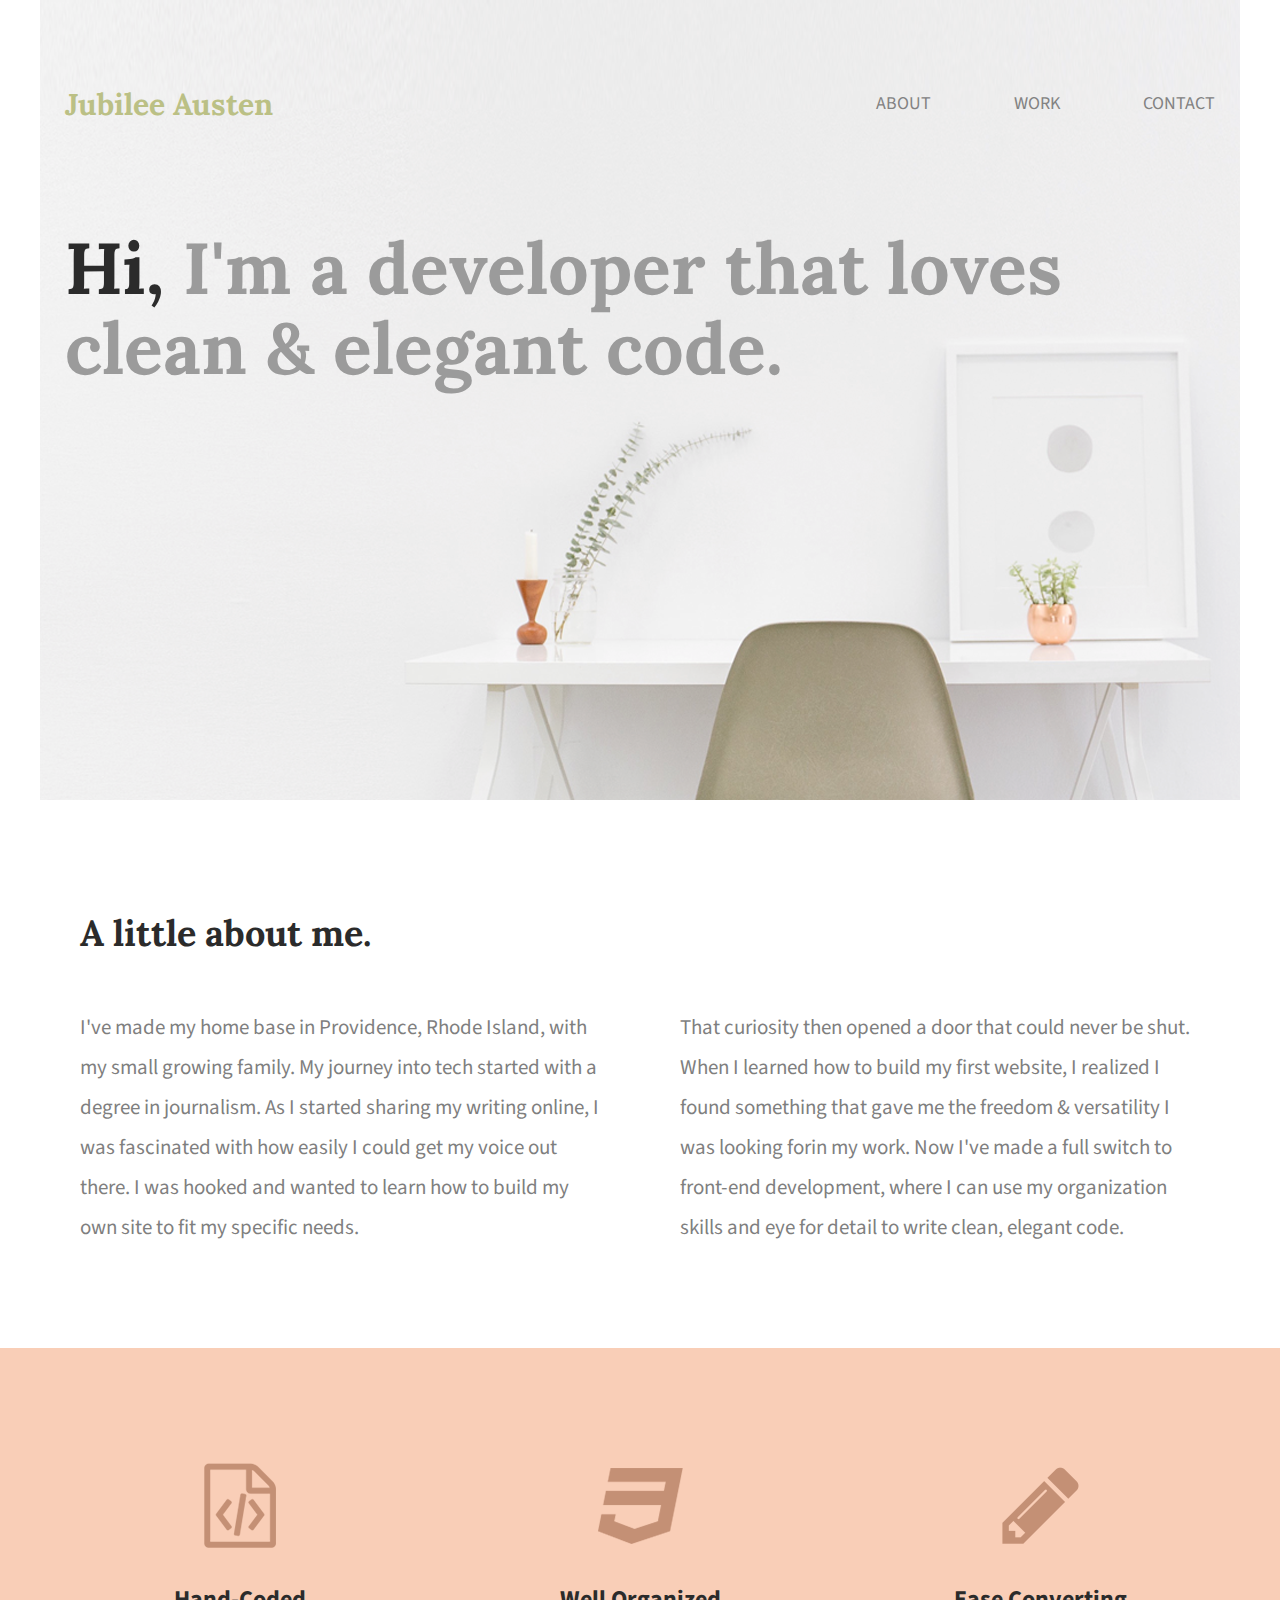
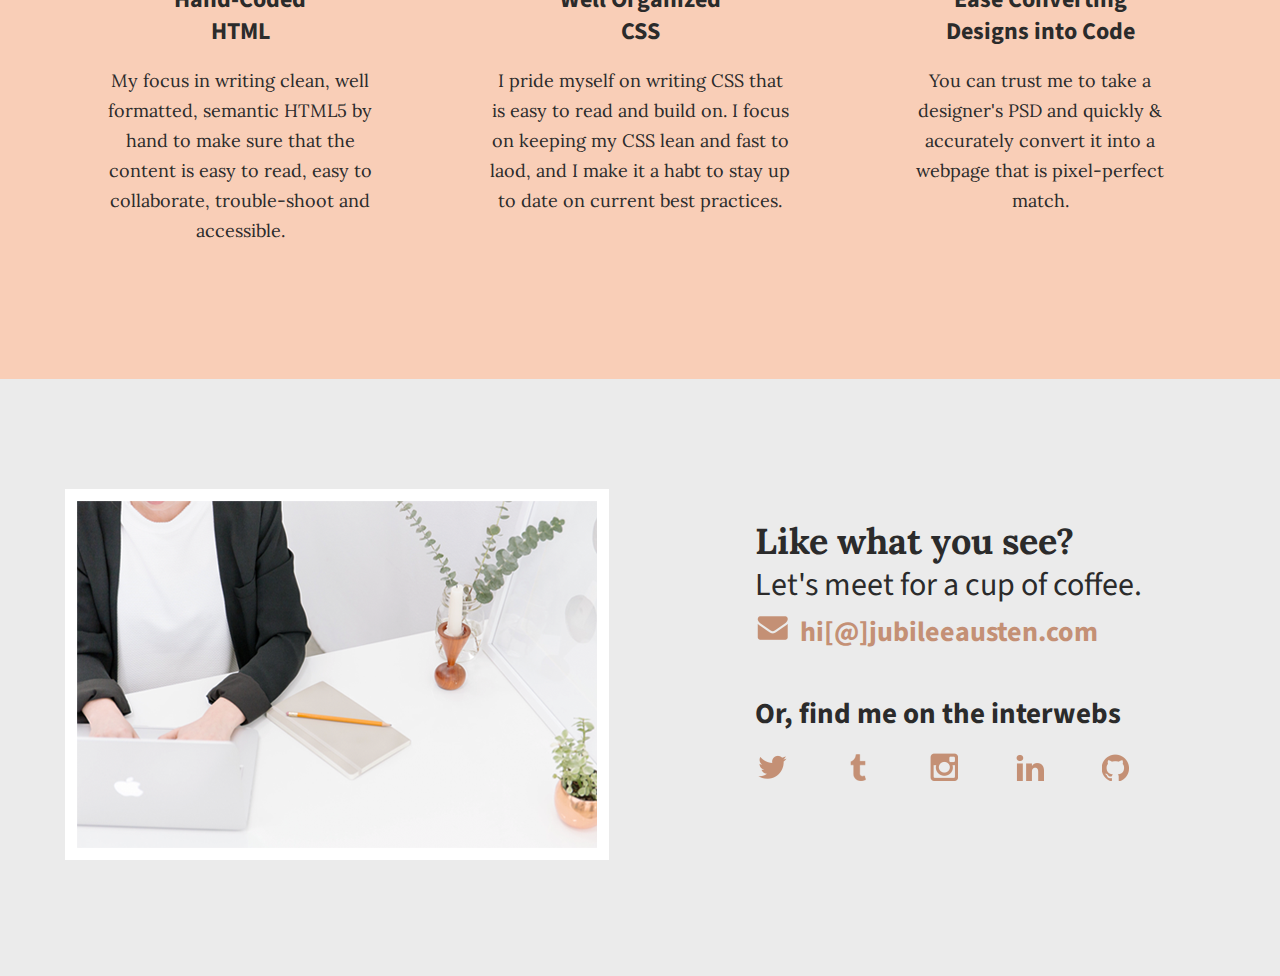
<file: projects/jubilee.html>
<!doctype html>
<html lang="en">
    <head>
        <title>Jubilee Austen | Portfolio</title>

        <!-- CSS LINKS -->
        <link rel="stylesheet" href="css/jubilee-normalize.css">
        <link rel="stylesheet" href="css/jubilee-main.css">
        <!-- GOOGLE FONTS-->
        <link href='https://fonts.googleapis.com/css?family=Source+Sans+Pro:400,700' rel='stylesheet' type='text/css'>
        <link href="https://fonts.googleapis.com/css2?family=Lora:wght@400;700&display=swap" rel="stylesheet">
    </head>
    <body>
        <header>
            <div class="full-width">
                <div class="half-width">
                    <h1>Jubilee Austen</h1>
                </div>
                <div class="half-width">
                    <nav>
                        <ul>
                            <li><a href="#about">About</a></li>
                            <li><a href="#work">Work</a></li>
                            <li><a href="#contact">Contact</a></li>
                        </ul>
                    </nav>
                </div>
                <h2><span>Hi,</span> I'm a developer that loves clean &amp; elegant code.</h2>
            </div>
        </header>
        <main>
            <!-- ABOUT SECTION -->
                <section id="about">
                    <div class="full-width">
                        <h2>A little about me.</h2>
                        <div class="half-width">
                            <p>I've made my home base in Providence, Rhode Island, with my small growing family. My journey into tech started with a degree in journalism. As I started sharing my writing online, I was fascinated with how easily I could get my voice out there. I was hooked and wanted to learn how to build my own site to fit my specific needs.</p>
                        </div>
                        <div class="half-width">
                            <p>That curiosity then opened a door that could never be shut. When I learned how to build my first website, I realized I found something that gave me the freedom & versatility I was looking forin my work. Now I've made a full switch to front-end development, where I can use my organization skills and eye for detail to write clean, elegant code.</p>
                        </div>
                    </div>
                </section>
                <!-- WORK SECTION -->
            <section id="work">
                <div class="full-width">
                    <div class="third-width">
                        <img src="img/icon-html.png" alt="html icon">
                        <h3>Hand-Coded HTML</h3>
                        <p>My focus in writing clean, well formatted, semantic HTML5 by hand to make sure that the content is easy to read, easy to collaborate, trouble-shoot and accessible.</p>
                    </div>
                    <div class="third-width">
                        <img src="img/icon-css.png" alt="css icon">
                        <h3>Well Organized CSS</h3>
                        <p>I pride myself on writing CSS that is easy to read and build on. I focus on keeping my CSS lean and fast to laod, and I make it a habt to stay up to date on current best practices.</p>
                    </div>
                    <div class="third-width">
                        <img src="img/icon-pencil.png" alt="pencil icon">
                        <h3>Ease Converting Designs into Code</h3>
                        <p>You can trust me to take a designer's PSD and quickly & accurately convert it into a webpage that is pixel-perfect match.</p>
                    </div>
                </div>
            </section>
            <!-- CONTACT SECTION -->
            <footer id="contact">
                <div class="full-width">
                    <div class="half-width">
                        <img id="contact-img" src="img/contact.png" alt="image of a woman typing on a laptop wearing a white shirt and balck blazer">
                    </div>
                    <div class="half-width">
                        <h2>Like what you see?</h2>
                        <h3 id="email-header">Let's meet for a cup of coffee.</h3>
                        <a href="#"><img id="envelope" src="img/icon-envelope.png" alt="envelope icon">hi[@]jubileeausten.com</a>
                        <h3 id="socialmedia-header"><strong>Or, find me on the interwebs</strong></h3>
                        <ul>
                            <li><a href="#"><img src="img/icon-twitter.png" alt="twitter icon"></a></li>
                            <li><a href="#"><img src="img/icon-tumblr.png" alt="tumblr icon"></a></li>
                            <li><a href="#"><img src="img/icon-instagram.png" alt="instagram icon"></a></li>
                            <li><a href="#"><img src="img/icon-linkedin.png" alt="linkedin icon"></a></li>
                            <li><a href="#"><img src="img/icon-github.png" alt="github icon"></a></li>
                        </ul>
                    </div>
                </div>
            </footer>
        </main>
    </body>
</html>
</file>
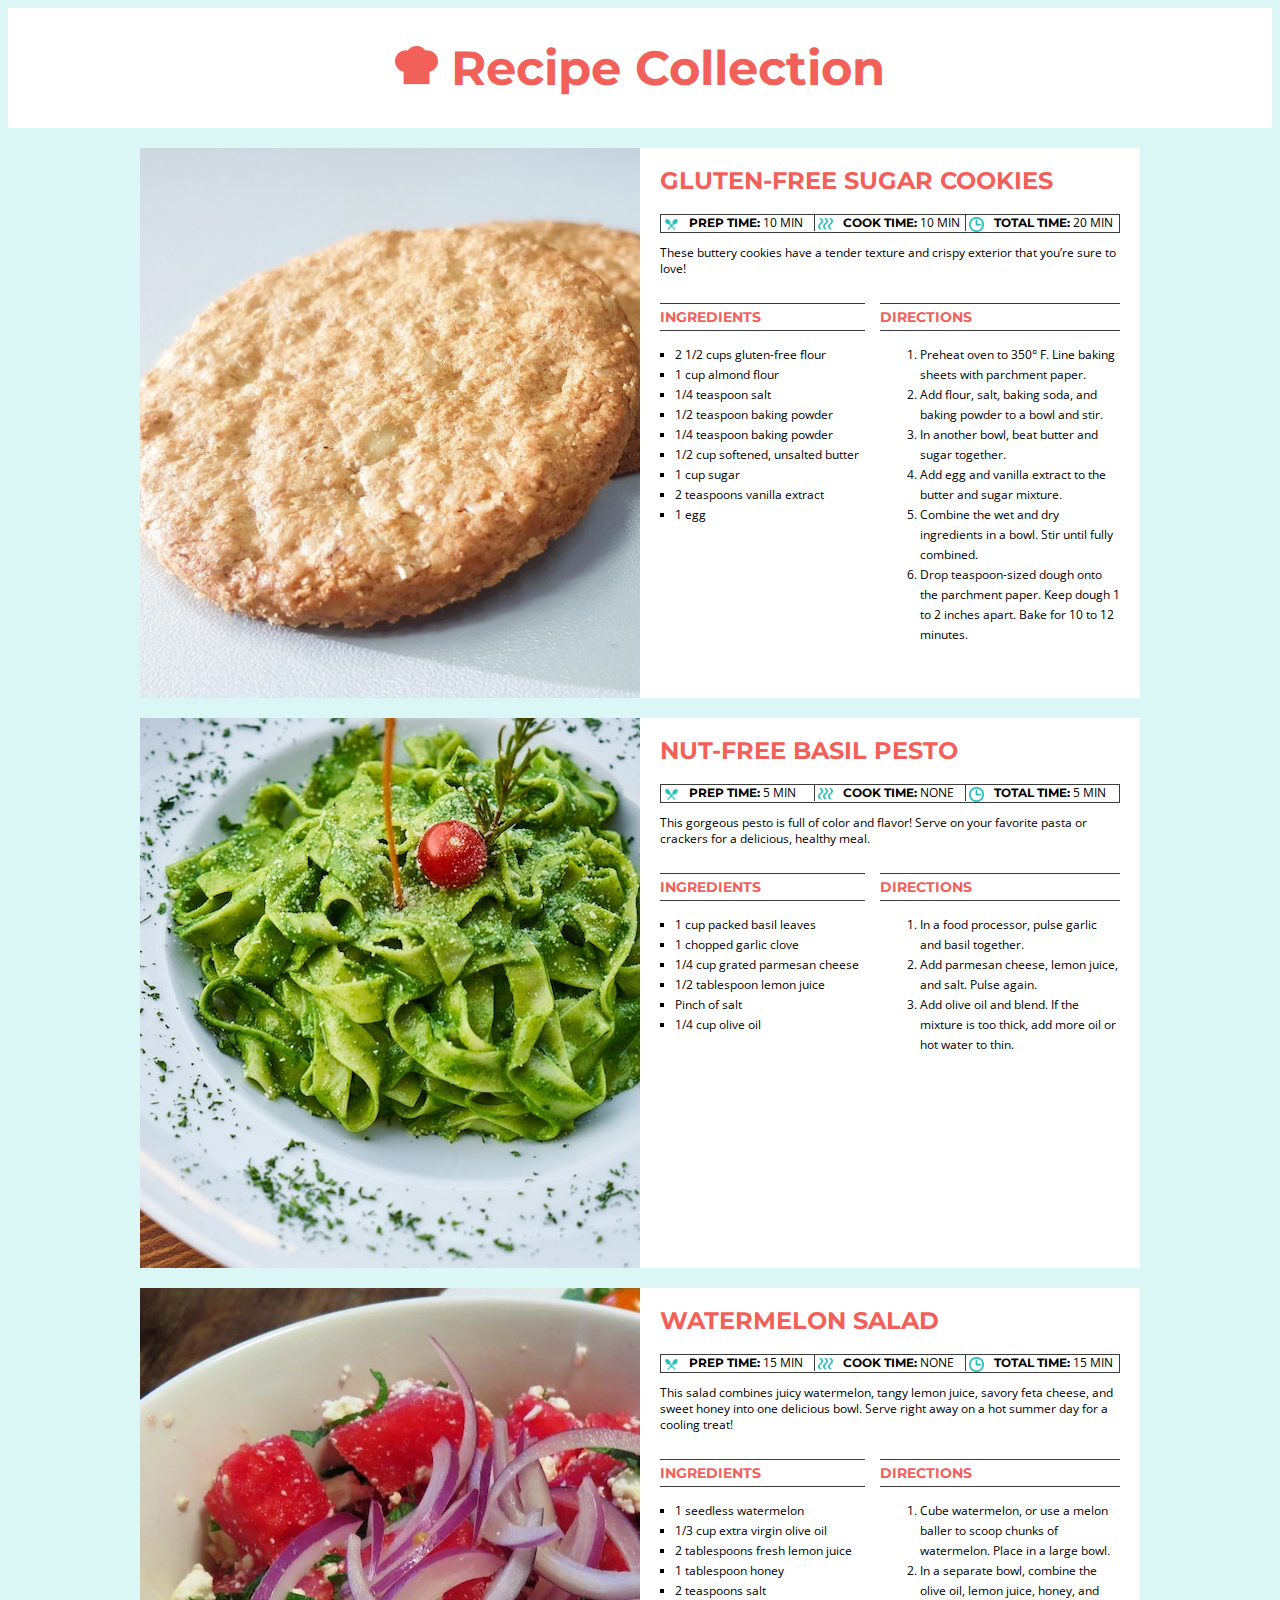
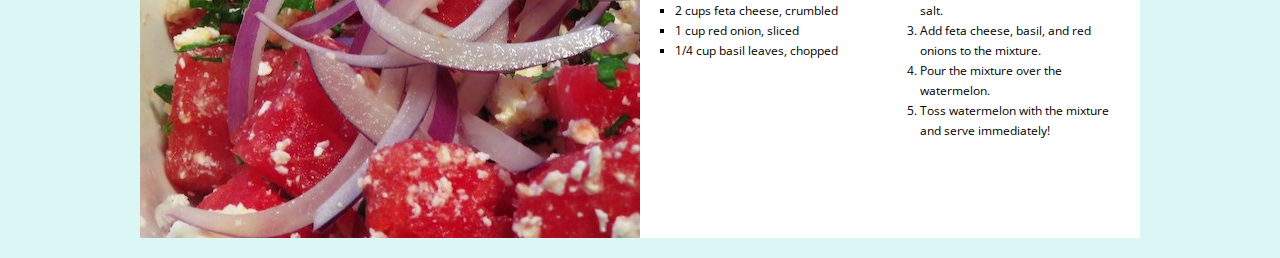
<file: projects/recipe-collection.html>
<!doctype html>
<html lang="en">

    <head>
        <meta charset="utf-8">
        <title>Recipe Cards Project</title>
        <link href="https://fonts.googleapis.com/css?family=Montserrat:700%7COpen+Sans&display=swap" rel="stylesheet">
        <link rel="stylesheet" href="css/recipe-collection-style.css">
    </head>

    <body>
        <header>
            <img src="img/chef-hat.png" alt="chef hat">
            <h1>Recipe Collection</h1>
        </header>
        <main>
            <article id="cookies" class="card">
                <div class="image"></div>
                <div class="recipe">
                    <h2>Gluten-Free Sugar Cookies</h2>
                    <div class="time">
                        <div class="prep">
                            <img src="img/spoons.png" alt="prep time"><p class="time-details"><strong>Prep Time:</strong> 10 Min</p>
                        </div>
                        <div class="cook">
                            <img src="img/steam.png" alt="cook time"><p class="time-details"><strong>Cook Time:</strong> 10 Min</p>
                        </div>
                        <div class="total">
                            <img src="img/clock.png" alt="total time"><p class="time-details"><strong>Total Time:</strong> 20 Min</p>
                        </div>
                    </div>
                    <p class="description">These buttery cookies have a tender texture and crispy exterior that you’re
                        sure to love!</p>
                    <div class="columns">
                        <section class="ingredients">
                            <h3>Ingredients</h3>
                            <ul>
                                <li>2 1/2 cups gluten-free flour</li>
                                <li>1 cup almond flour</li>
                                <li>1/4 teaspoon salt</li>
                                <li>1/2 teaspoon baking powder</li>
                                <li>1/4 teaspoon baking powder</li>
                                <li>1/2 cup softened, unsalted butter</li>
                                <li>1 cup sugar</li>
                                <li>2 teaspoons vanilla extract</li>
                                <li>1 egg</li>
                            </ul>
                        </section>
                        <section class="directions">
                            <h3>Directions</h3>
                            <ol>
                                <li>Preheat oven to 350&deg; F. Line baking sheets with parchment paper.</li>
                                <li>Add flour, salt, baking soda, and baking powder to a bowl and stir.</li>
                                <li>In another bowl, beat butter and sugar together.</li>
                                <li>Add egg and vanilla extract to the butter and sugar mixture.</li>
                                <li>Combine the wet and dry ingredients in a bowl. Stir until fully combined.</li>
                                <li>Drop teaspoon-sized dough onto the parchment paper. Keep dough 1 to 2 inches apart.
                                    Bake for 10 to 12 minutes.</li>
                            </ol>
                        </section>
                    </div>
                </div>
            </article>
            <article id="pesto" class="card">
                <div class="image"></div>
                <div class="recipe">
                    <h2>Nut-Free Basil Pesto</h2>
                    <div class="time">
                        <div class="prep">
                            <img src="img/spoons.png" alt="prep time"><p class="time-details"><strong>Prep Time:</strong> 5 Min</p>
                        </div>
                        <div class="cook">
                            <img src="img/steam.png" alt="cook time"><p class="time-details"><strong>Cook Time:</strong> None</p>
                        </div>
                        <div class="total">
                            <img src="img/clock.png" alt="total time"><p class="time-details"><strong>Total Time:</strong> 5 Min</p>
                        </div>
                    </div>
                    <p class="description">This gorgeous pesto is full of color and flavor! Serve on your favorite pasta
                        or crackers for a delicious, healthy meal.</p>
                    <div class="columns">
                        <section class="ingredients">
                            <h3>Ingredients</h3>
                            <ul>
                                <li>1 cup packed basil leaves</li>
                                <li>1 chopped garlic clove</li>
                                <li>1/4 cup grated parmesan cheese</li>
                                <li>1/2 tablespoon lemon juice</li>
                                <li>Pinch of salt</li>
                                <li>1/4 cup olive oil</li>
                            </ul>
                        </section>
                        <section class="directions">
                            <h3>Directions</h3>
                            <ol>
                                <li>In a food processor, pulse garlic and basil together.</li>
                                <li>Add parmesan cheese, lemon juice, and salt. Pulse again.</li>
                                <li>Add olive oil and blend. If the mixture is too thick, add more oil or hot water to
                                    thin.</li>
                            </ol>
                        </section>
                    </div>
                </div>
            </article>
            <article id="salad" class="card">
                <div class="image"></div>
                <div class="recipe">
                    <h2>Watermelon Salad</h2>
                    <div class="time">
                        <div class="prep">
                            <img src="img/spoons.png" alt="prep time"><p class="time-details"><strong>Prep Time:</strong> 15 Min</p>
                        </div>
                        <div class="cook">
                            <img src="img/steam.png" alt="cook time"><p class="time-details"><strong>Cook Time:</strong> None</p>
                        </div>
                        <div class="total">
                            <img src="img/clock.png" alt="total time"><p class="time-details"><strong>Total Time:</strong> 15 Min</p>
                        </div>
                    </div>
                    <p class="description">This salad combines juicy watermelon, tangy lemon juice, savory feta cheese,
                        and sweet honey into one delicious bowl. Serve right away on a hot summer day for a cooling
                        treat!</p>
                    <div class="columns">
                        <section class="ingredients">
                            <h3>Ingredients</h3>
                            <ul>
                                <li>1 seedless watermelon</li>
                                <li>1/3 cup extra virgin olive oil</li>
                                <li>2 tablespoons fresh lemon juice</li>
                                <li>1 tablespoon honey</li>
                                <li>2 teaspoons salt</li>
                                <li>2 cups feta cheese, crumbled</li>
                                <li>1 cup red onion, sliced</li>
                                <li>1/4 cup basil leaves, chopped</li>
                            </ul>
                        </section>
                        <section class="directions">
                            <h3>Directions</h3>
                            <ol>
                                <li>Cube watermelon, or use a melon baller to scoop chunks of watermelon. Place in a
                                    large bowl.</li>
                                <li>In a separate bowl, combine the olive oil, lemon juice, honey, and salt.</li>
                                <li>Add feta cheese, basil, and red onions to the mixture.</li>
                                <li>Pour the mixture over the watermelon.</li>
                                <li>Toss watermelon with the mixture and serve immediately!</li>
                            </ol>
                        </section>
                    </div>
                </div>
            </article>
        </main>
    </body>

</html>
</file>
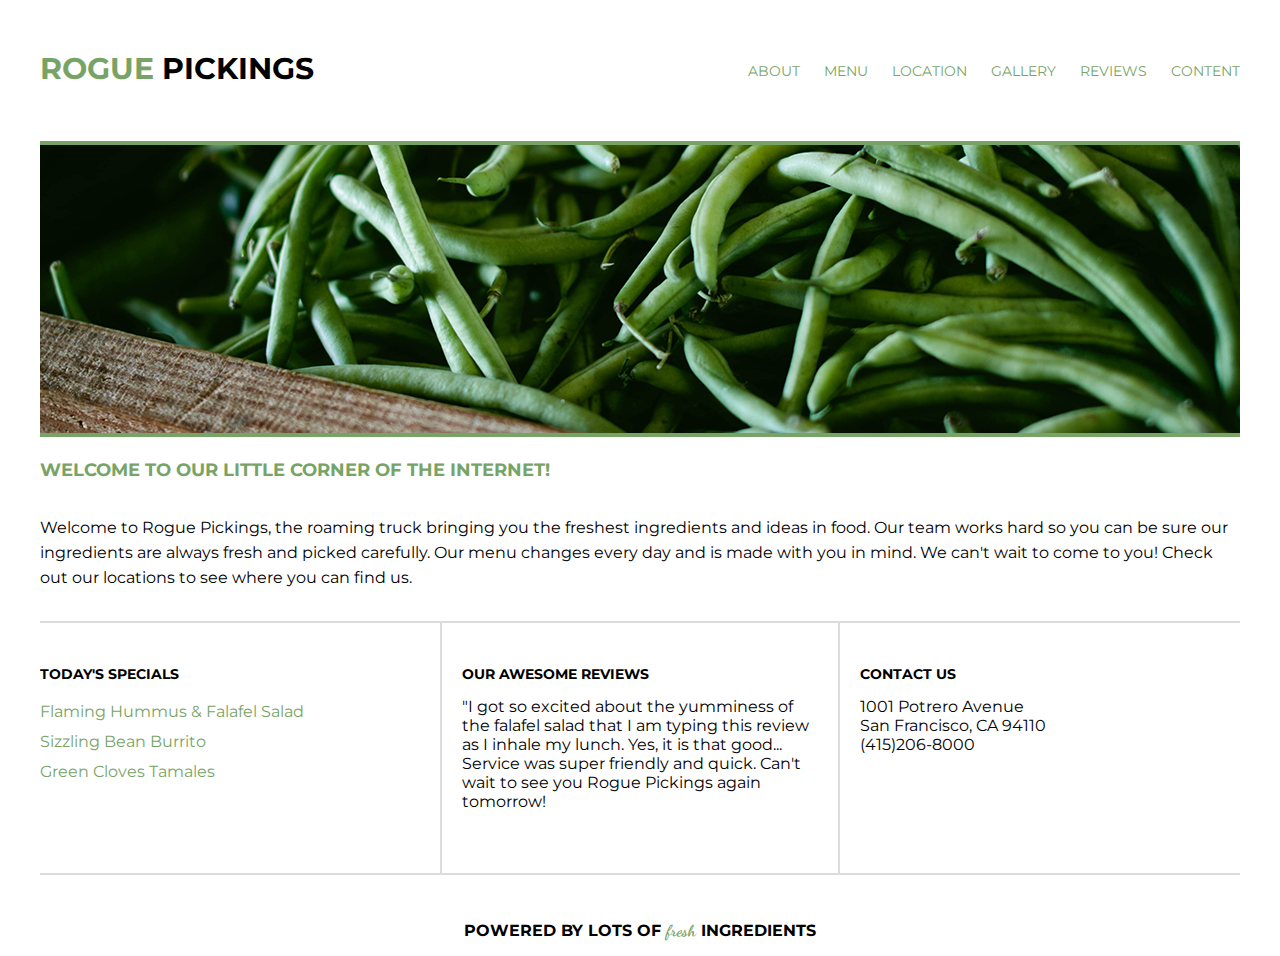
<file: projects/rogue-pickings.html>
<!doctype html>
<html lang="en">
    <head>
        <title>Rogue Pickings</title>
        <!-- MAIN CSS -->
        <link rel="stylesheet" href="css/rogue-pickings-normalize.css">
        <link rel="stylesheet" href="css/rogue-pickings-main.css">

        <!-- GOOGLE FONTS -->
        <link href="https://fonts.googleapis.com/css2?family=Dancing+Script&family=Montserrat:wght@400;500&display=swap" rel="stylesheet">

    </head>
    <body>
        <header>
            <div class="full-width">
                <div class="half-width">
                    <h1><span>Rogue</span> Pickings</h1>
                </div>
                <div class="half-width">
                    <nav>
                        <ul>
                            <li><a href="#about">About</a></li>
                            <li><a href="#menu">Menu</a></li>
                            <li><a href="#location">Location</a></li>
                            <li><a href="#gallery">Gallery</a></li>
                            <li><a href="#reviews">Reviews</a></li>
                            <li><a href="#content">Content</a></li>
                        </ul>
                    </nav>
                </div>
            </div>
        </header>
        <main>
            <!-- HERO -->
            <section id="hero">
                <div class="full-width">
                    <img src="img/rogue-pickings-hero.png" alt="image of loose green beans">
                </div>
            </section>
            <!-- ABOUT -->
            <section id="about">
                <div class="full-width">
                    <h2>Welcome to our little corner of the internet!</h2>
                    <p>Welcome to Rogue Pickings, the roaming truck bringing you the freshest ingredients and ideas in food. Our team works hard so you can be sure our ingredients are always fresh and picked carefully. Our menu changes every day and is made with you in mind. We can't wait to come to you! Check out our locations to see where you can find us.</p>
                </div>
            </section>
            <!-- MENU -->
            <section id="menu">
                <div class="full-width">
                    <div class="third-width">
                        <h3>Today's Specials</h3>
                        <ul>
                            <li><a href="#">Flaming Hummus & Falafel Salad</a></li>
                            <li><a href="#">Sizzling Bean Burrito</a></li>
                            <li><a href="#">Green Cloves Tamales</a></li>
                        </ul>
                    </div>
                    <div class="third-width-borders" id="reviews">
                        <h3>Our Awesome reviews</h3>
                        <p>"I got so excited about the yumminess of the falafel salad that I am typing this review as I inhale my lunch. Yes, it is that good... Service was super friendly and quick. Can't wait to see you Rogue Pickings again tomorrow!</p>
                    </div>
                    <div class="third-width" id="location">
                        <h3>Contact us</h3>
                        <p>1001 Potrero Avenue</br>
                        San Francisco, CA 94110</br>
                        (415)206-8000</p>
                    </div>
                </div><!-- END FULL-WIDTH -->
            </section>
            <!-- FOOTER -->         
            <footer id="footer">
                <div class="full-width">
                    <p>Powered by lots of <span>fresh</span> ingredients</p>
                </div>
            </footer>
        </main>
    
    </body>
</html>
</file>
<file: projects/css/jubilee-main.css>
/***** BASE STYLES *****/
body {
    font-family: 'Source Sans Pro', sans-serif;
    color: #2b2b2b;
}


/***** GRID *****/

.full-width {
    width: 1200px;
    margin: 0 auto;
    overflow: auto;
}

.half-width {
    width: 600px;
    float: left;
}

.third-width {
    width: 400px;
    float: left;
}

/***** HEADER *****/

header .full-width {
    height: 800px;
    background: url("../img/hero.png");
    background-size: cover;
    background-position: center;
}

header h1 { 
    padding: 65px 0 65px 25px;
    font-family: 'Lora', serif;
    font-size: 30px;
    color: #BBC085;
}

nav {
    float: right;
    padding: 75px 25px;
}

nav ul li {
    display: inline-block;
}

nav ul li a {
    text-transform: uppercase;
    text-decoration: none;
    font-size: 18px;
    color: #828282;
    padding-left: 80px;
}

header h2 {
    width: 1000px;
    clear: both;
    font-family: 'Lora', serif;
    font-size: 72px;
    line-height: 80px;
    color: #9B9B9B;
    padding: 20px 0 20px 25px;
}

header h2 span {
    color: #2B2B2B;
}

/***** ABOUT SECTION *****/

#about .full-width {
    padding: 80px 0;
}

#about h2 {
    font-family: 'Lora', serif;
    font-size: 36px;
    padding-left: 40px;
}

#about p {
    font-size: 21px;
    color: #7f7f7f;
    line-height: 40px;
    padding-left: 40px;
    padding-right: 40px;
}

/***** WORK SECTION *****/

#work {
    background: #F9CEB7;
    text-align: center;
}


#work .full-width {
    padding: 115px 0;
}

#work img {
    padding-bottom: 30px;
}

#work h3 {
    font-size: 24px;
    line-height: 32px;
    width: 195px;
    margin: 0 auto;
}
 
#work p {
    font-family: 'Lora', serif;
    font-size: 18px;
    line-height: 30px;
    padding: 0 50px;
}

/***** CONTACT SECTION *****/

#contact {
    background: #ebebeb;
}

#contact .full-width {
    padding: 110px 0;
}

#contact img#contact-img {
    margin-left: 25px;
    border: 12px solid #ffffff;
}

#contact h2, #contact #email-header, #contact #socialmedia-header, #contact ul {
    padding-left: 115px;
}
#contact #envelope {
    padding: 0 10px 0 115px;
}

#contact h2 {
    font-family: 'Lora', serif;
    font-size: 36px;
    line-height: 44px;
}
#contact #email-header{
    font-size: 32px;
    font-weight: 400;
    line-height: 44px;
    margin: -30px 0 5px 0;
}
#contact #socialmedia-header {
    font-weight: 700;
    font-size: 29px;
    line-height: 44px;
    margin: 40px 0 0 0;
}
#contact a {
    text-decoration: none;
    color: #C49075;
    font-weight: 700;
    font-size: 28px;
}

#contact ul {
    list-style: none;
}
#contact ul li {
     display: inline-block;
}
#contact ul img {
    padding-right: 48px;
}
</file>
<file: projects/css/recipe-collection-style.css>
/*** GLOBAL ***/

body {
    font-family: 'Open Sans', sans-serif;
    font-size: 12px;
    line-height: 16px;
    background: #DAF7F6;
}

/*** HEADER ***/

header {
    background: #fff;
    text-align: center;
}

header h1 {
    display: inline-block;
    padding: 20px 0;
    font-family: 'Montserrat', serif;
    font-size: 48px;
    color: #F16059;
}

header img {
    margin-right: 10px;
}

/*** MAIN ***/

main {
    width: 1000px;
    margin: 0 auto;
}

.card {
    margin: 20px 0;
    overflow: hidden;
}

/*** RECIPE IMAGE ***/

#cookies .image {
    background-image: url("../img/gluten-free-sugar-cookies.jpg");
    background-size: cover;
}

#pesto .image {
    background-image: url("../img/nut-free-pesto.jpg");
    background-size: cover;
}

#salad .image {
    background-image: url("../img/watermelon-salad.jpg");
    background-size: cover;
}

.image {
    float: left;
    width: 500px;
    height: 550px;
}



/*** RECIPE DETAILS ***/

.recipe {
    float: left;
    width: 500px;
    height: 550px;
    background: #fff;
    box-sizing: border-box;
    padding: 0 20px;
}

.recipe h2 {
    font-size: 24px;
    color: #F16059;
    font-family: 'Montserrat', sans-serif;
    text-transform: uppercase;
    margin: 25px 0;
}

.recipe h3 {
    color: #F16059;
    font-family: 'Montserrat', sans-serif;
    text-transform: uppercase;
    padding: 5px 0;
    border-top: 1px solid #3B3B3B;
    border-bottom: 1px solid #3B3B3B;
}

.time {
    margin-bottom: 5px;
    border: 1px solid #3B3B3B;
    overflow: hidden;
}

div.prep, div.cook, div.total {
    float: left;
    padding: 0 3px 0 3px;
    width: 33.3333%;
    box-sizing: border-box;
    text-transform: uppercase;
}

.time .cook {
    border-left: 1px solid #3B3B3B;
    border-right: 1px solid #3B3B3B;
}

.time img {
    width: 15px;
    height: auto;
}

.time-details {
    display: inline;
}

.prep img, .cook img, .total img {
    vertical-align: middle;
    margin-right: 10px;
}

.time strong {
    font-family: 'Montserrat', sans-serif;
}

.columns {
    overflow: hidden;
}

.directions {
    float: left;
    width: 240px;
}

.ingredients {
    float: left;
    width: 205px;
    margin-right: 15px;
}

.ingredients ul {
    padding-left: 15px;
    line-height: 20px;
}

.ingredients ul li {
    list-style: square;
}

.directions ol {
    line-height: 20px;
}
</file>
<file: projects/css/rogue-pickings-main.css>
/***** BASE STYLES *****/
body {
    font-family: 'Montserrat', sans-serif;
    color: #000000;
}


/***** GRID *****/

.full-width {
    width: 1200px;
    margin: 0 auto;
    overflow: auto;
}

.half-width {
    width: 600px;
    float: left;
}

.third-width {
    width: 400px;
    float: left;
}

.third-width-borders {
    height: 250px;
    width: 396px;
    float: left;
    border-left: 2px solid #dedbdc;
    border-right: 2px solid #dedbdc;
}

/***** HEADER *****/

header h1 {
    text-transform: uppercase;
    font-size: 30px;
    padding: 30px 0;
}

header h1 span {
    color: #77a466;
}

nav {
    float: right;
    padding: 45px 0;
}

nav ul {
    list-style: none;
}

nav ul li {
    display: inline-block;
}

nav ul li a {
    text-transform: uppercase;
    text-decoration: none;
    font-size: 14px;
    color: #77a466;
    padding-left: 20px;
}

/***** HERO *****/

#hero img {
    border-top: 4px solid #77a466;
    border-bottom: 4px solid #77a466;
}

/***** ABOUT *****/

#about h2 {
    color: #77a466;
    text-transform: uppercase;
    line-height: 28px;
    font-size: 18px;
}

#about p {
    font-size: 16px;
    line-height: 25px;
    padding: 15px 0;
}

/***** MENU *****/

#menu .full-width {
    border-top: 2px solid #dedbdc;
    border-bottom: 2px solid #dedbdc;
    height: 250px;
}

#menu .third-width h3, .third-width-borders h3 {
    padding-top: 30px;
}

#menu .third-width.borders {
    border-left: 2px solid #dedbdc;
    border-right: 2px solid #dedbdc;
}

#menu h3 {
    text-transform: uppercase;
    font-size: 14px;
    line-height: 14px;
    font-family: 'Montserrat', sans-serif;
}

#menu ul {
    list-style: none;
    padding-left: 0px;
}

#menu ul li {
    line-height: 30px;
}

#menu ul li a {
    text-decoration: none;
    color: #77a466;
}

#reviews h3, p {
    padding-left: 20px;
    padding-right: 20px;
}

#location h3, p {
    padding-left: 20px;
}


/***** FOOTER *****/

#footer {
    text-align: center;
    font-weight: bold;
    padding-top: 30px;
    text-transform: uppercase;
}

#footer span {
    color: #77a466;
    font-family: 'Dancing Script', cursive;
    text-transform: lowercase;
}
</file>
